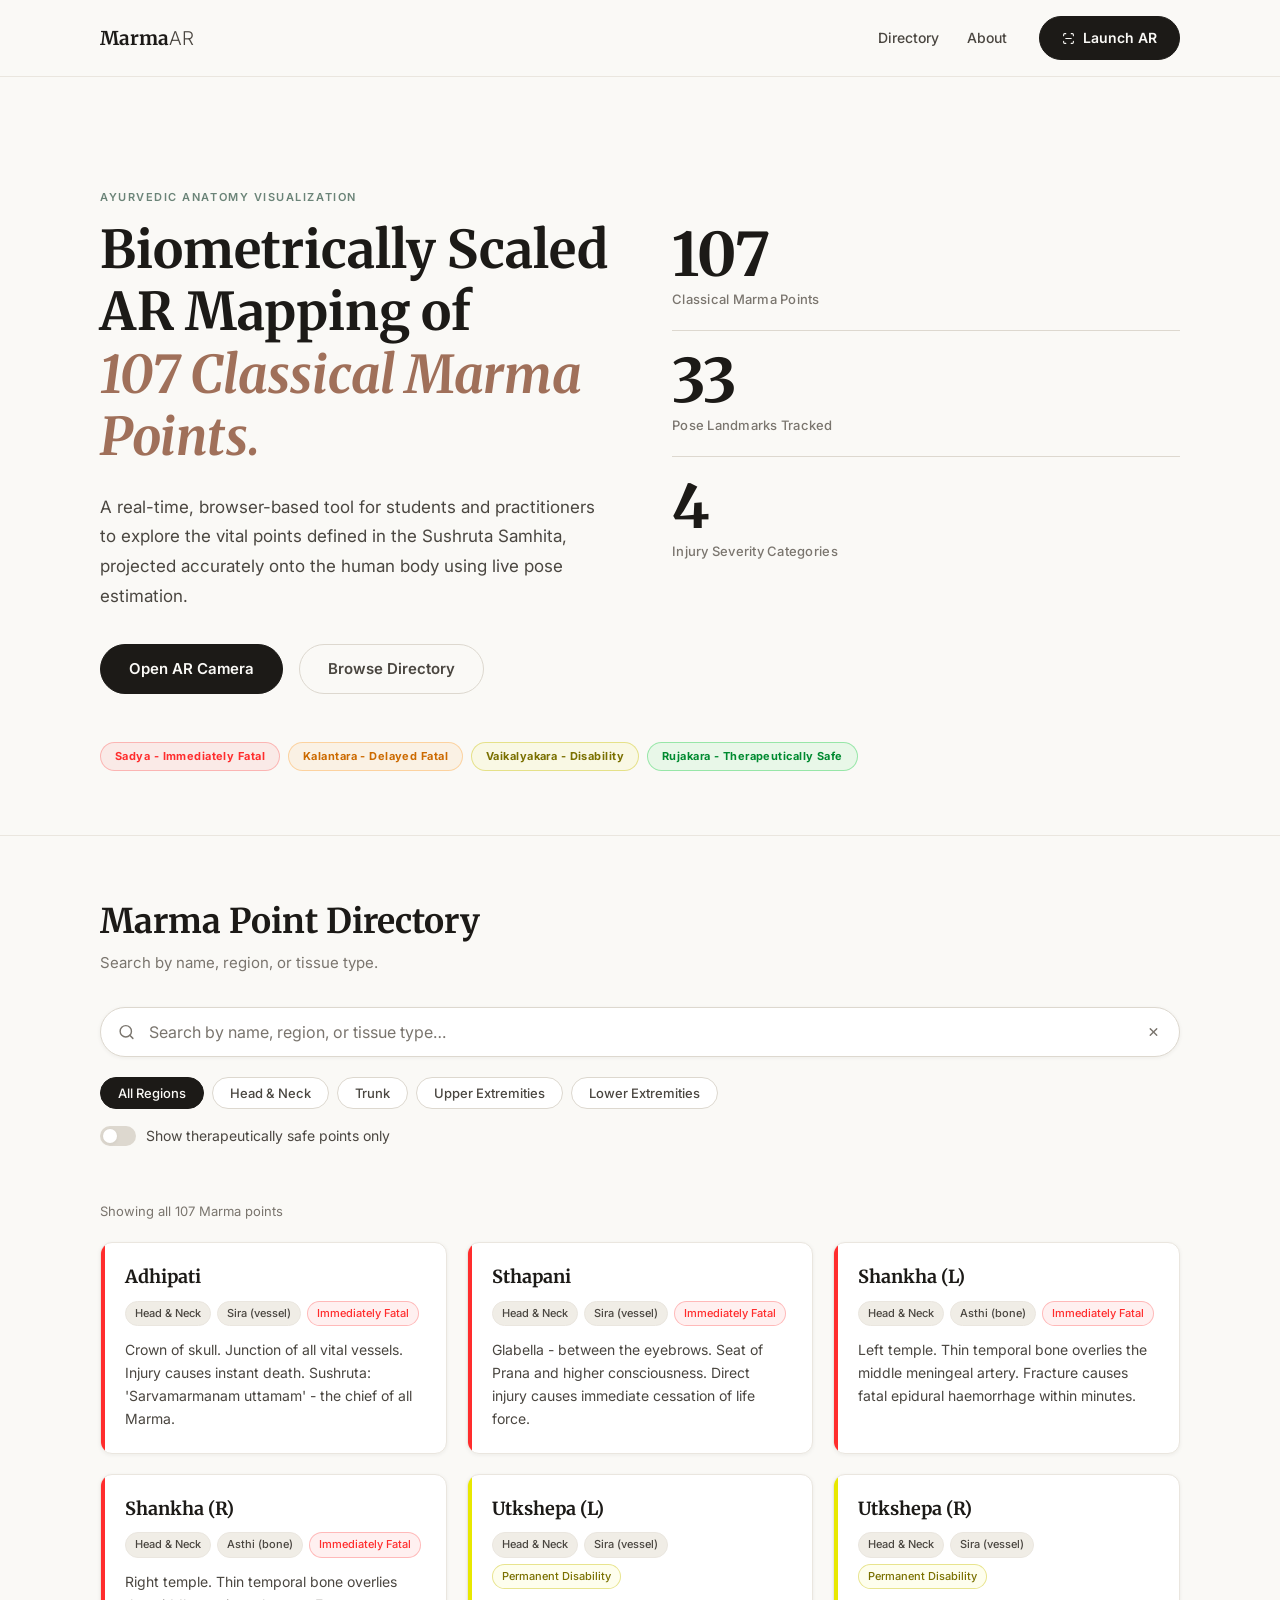
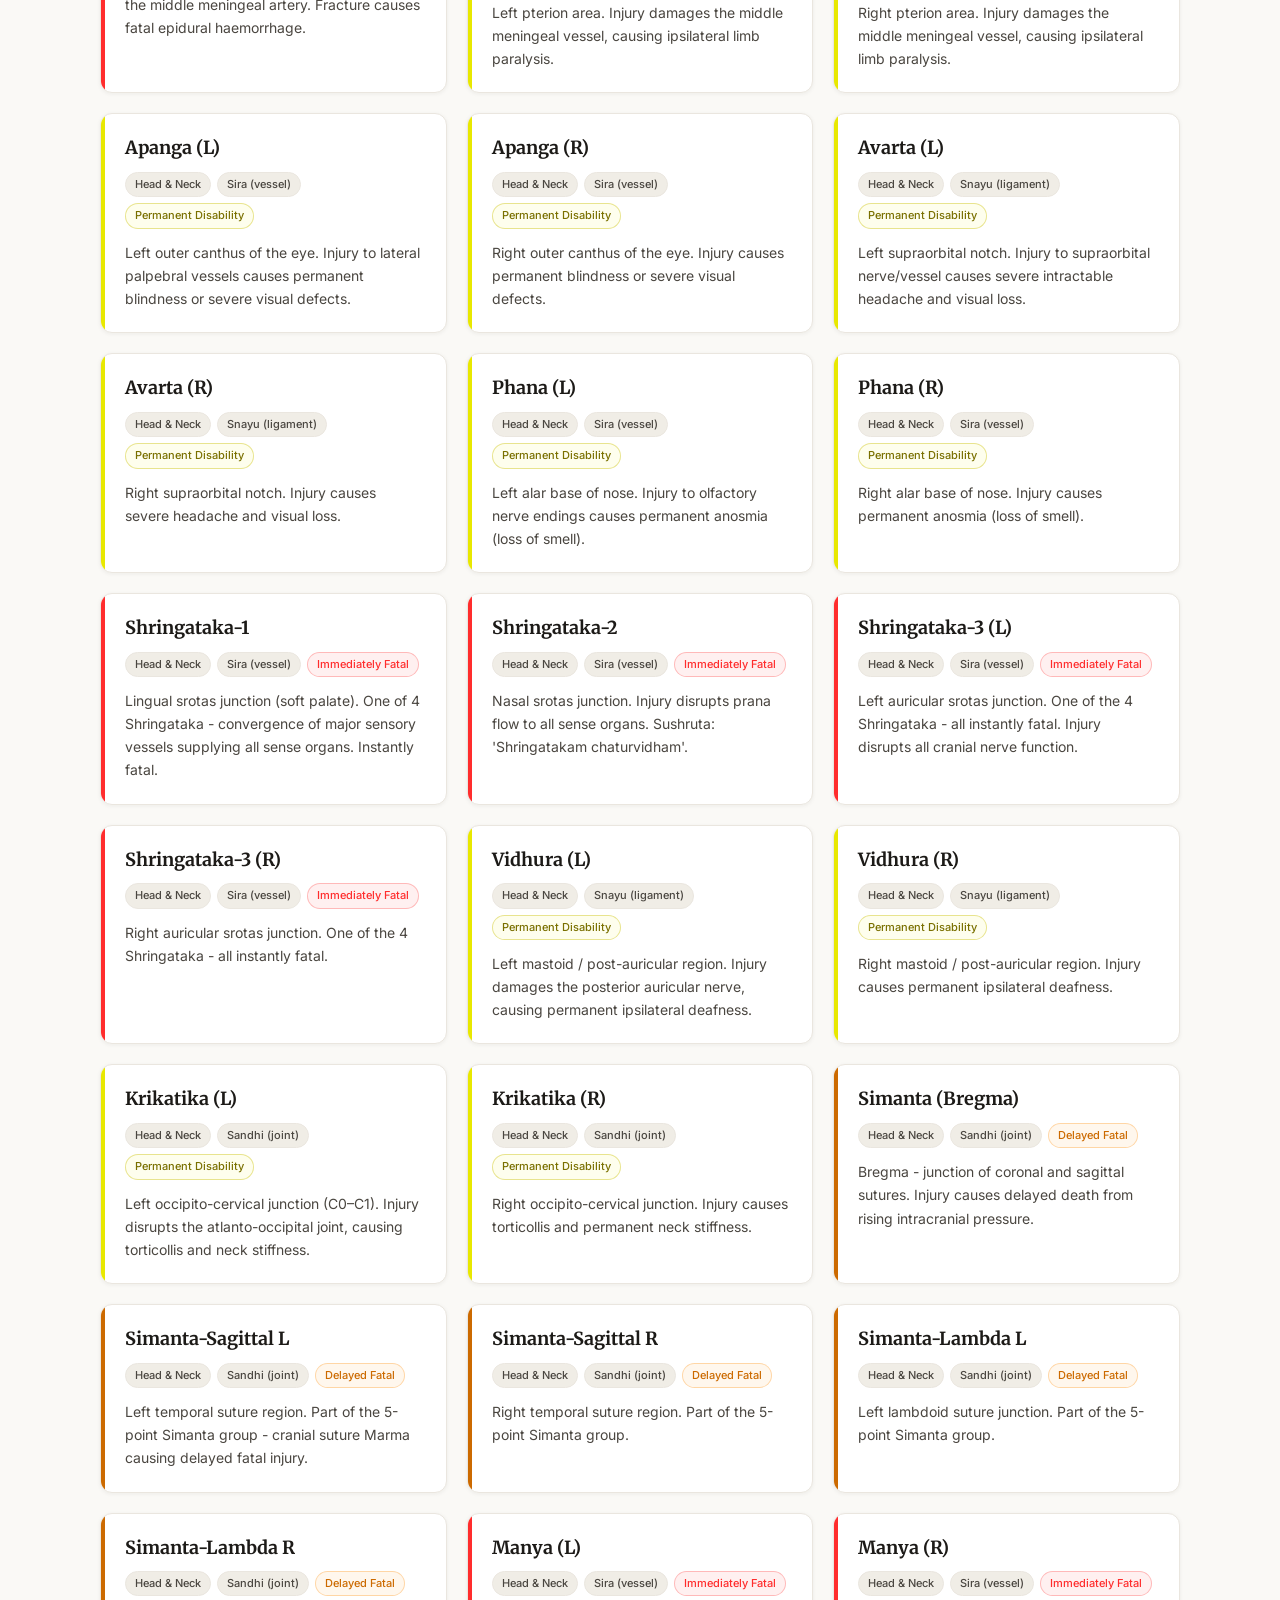
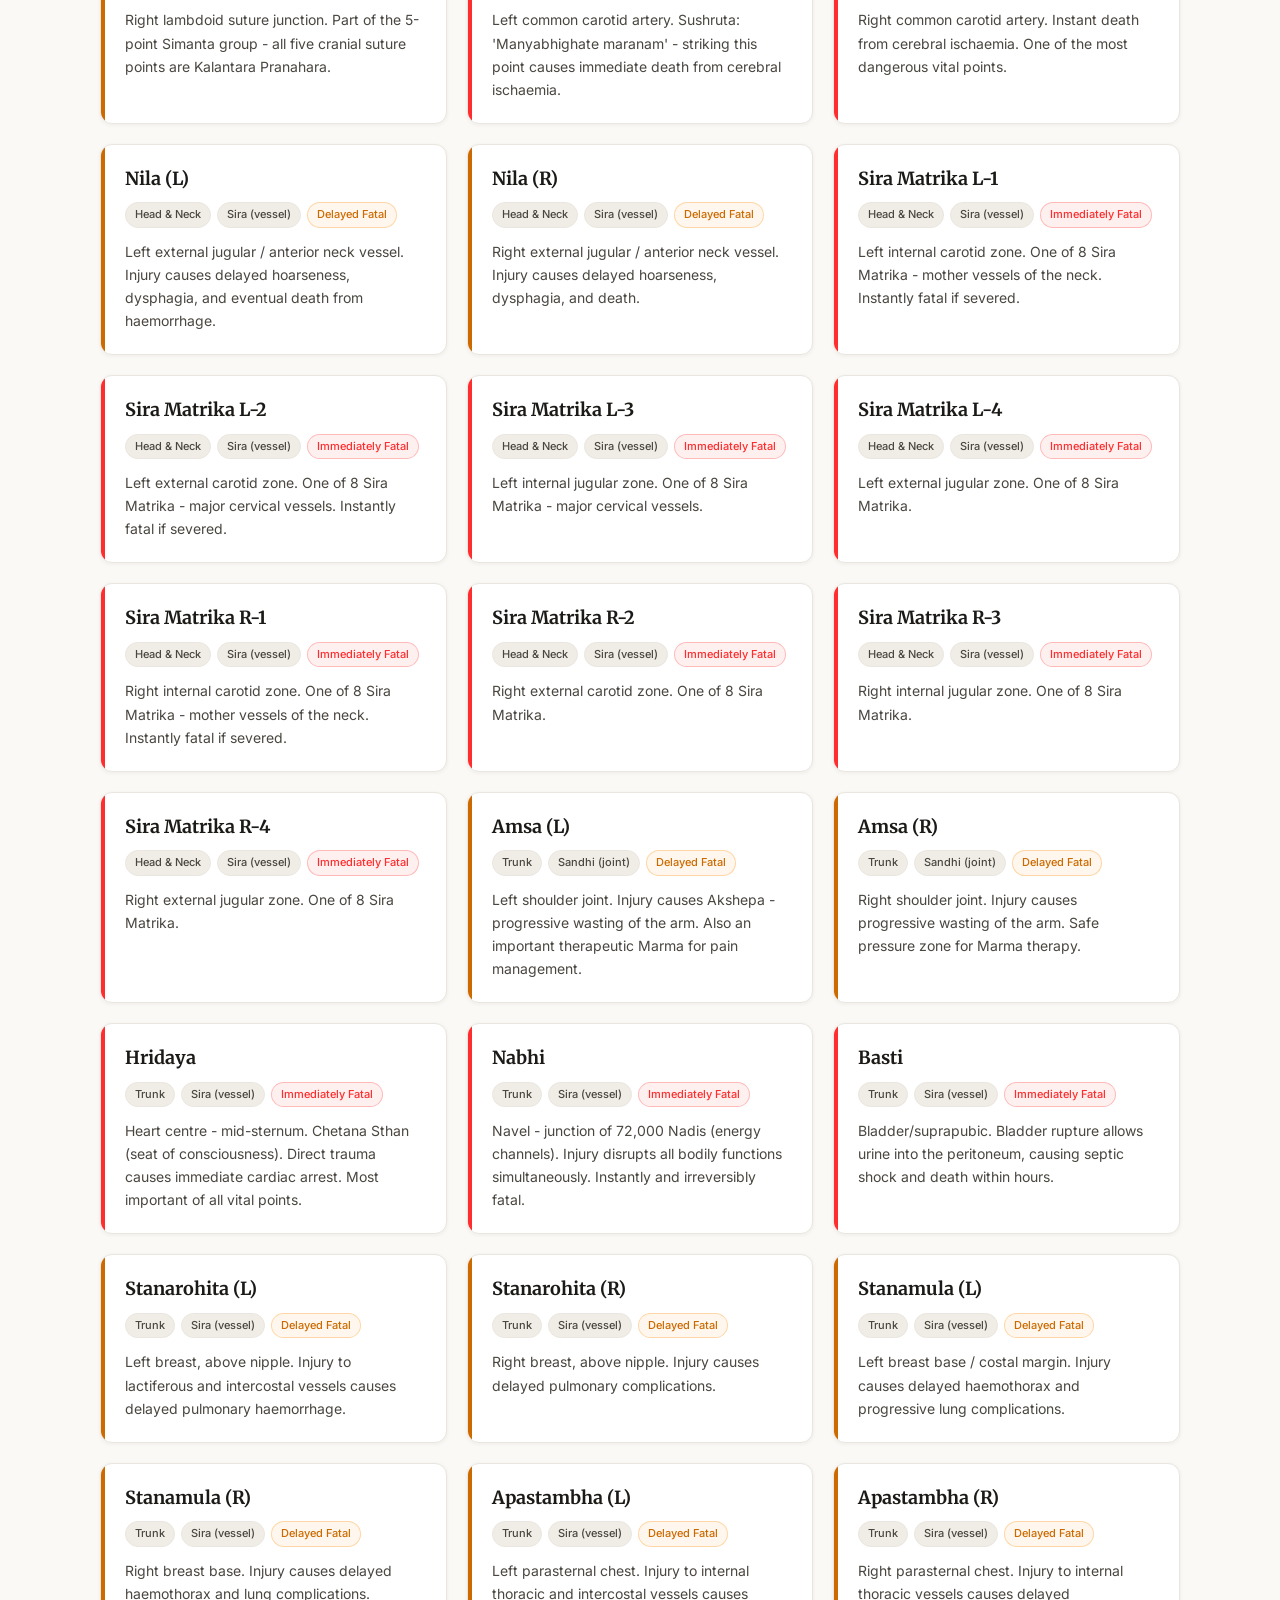
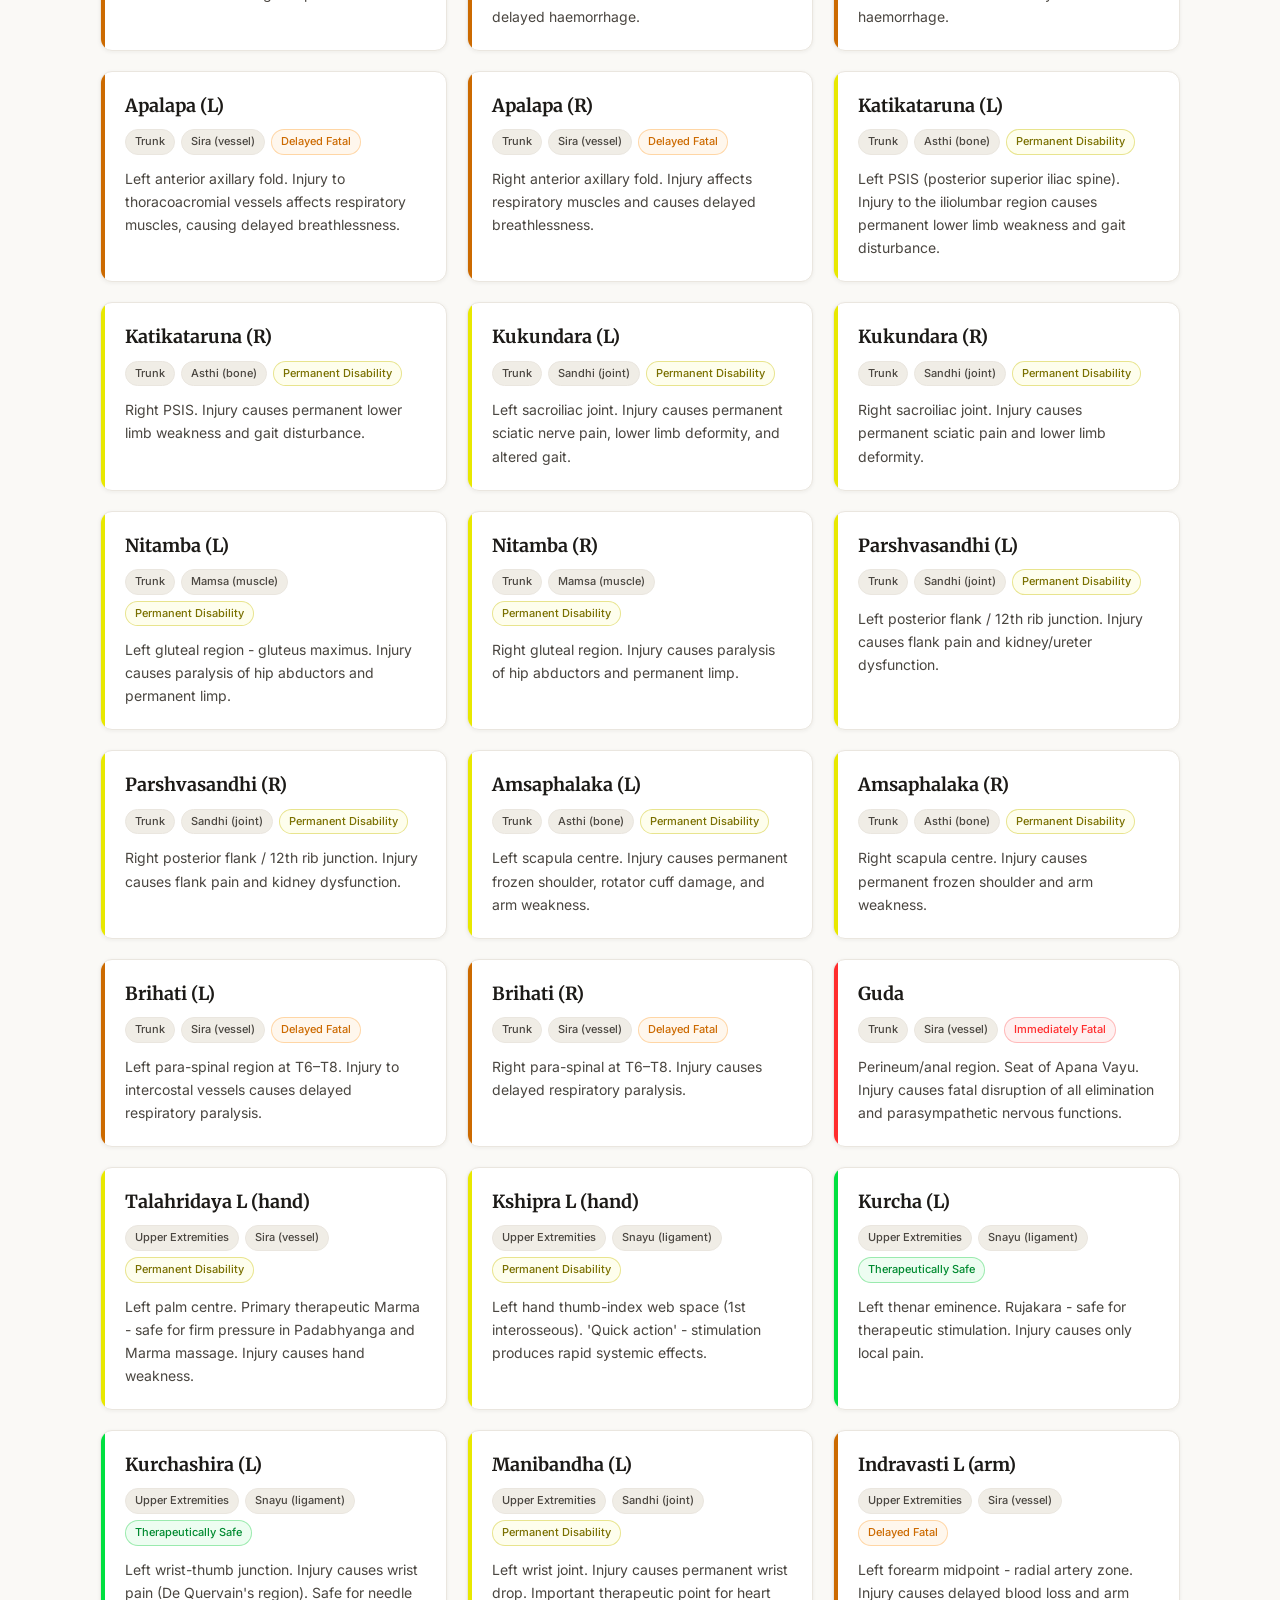
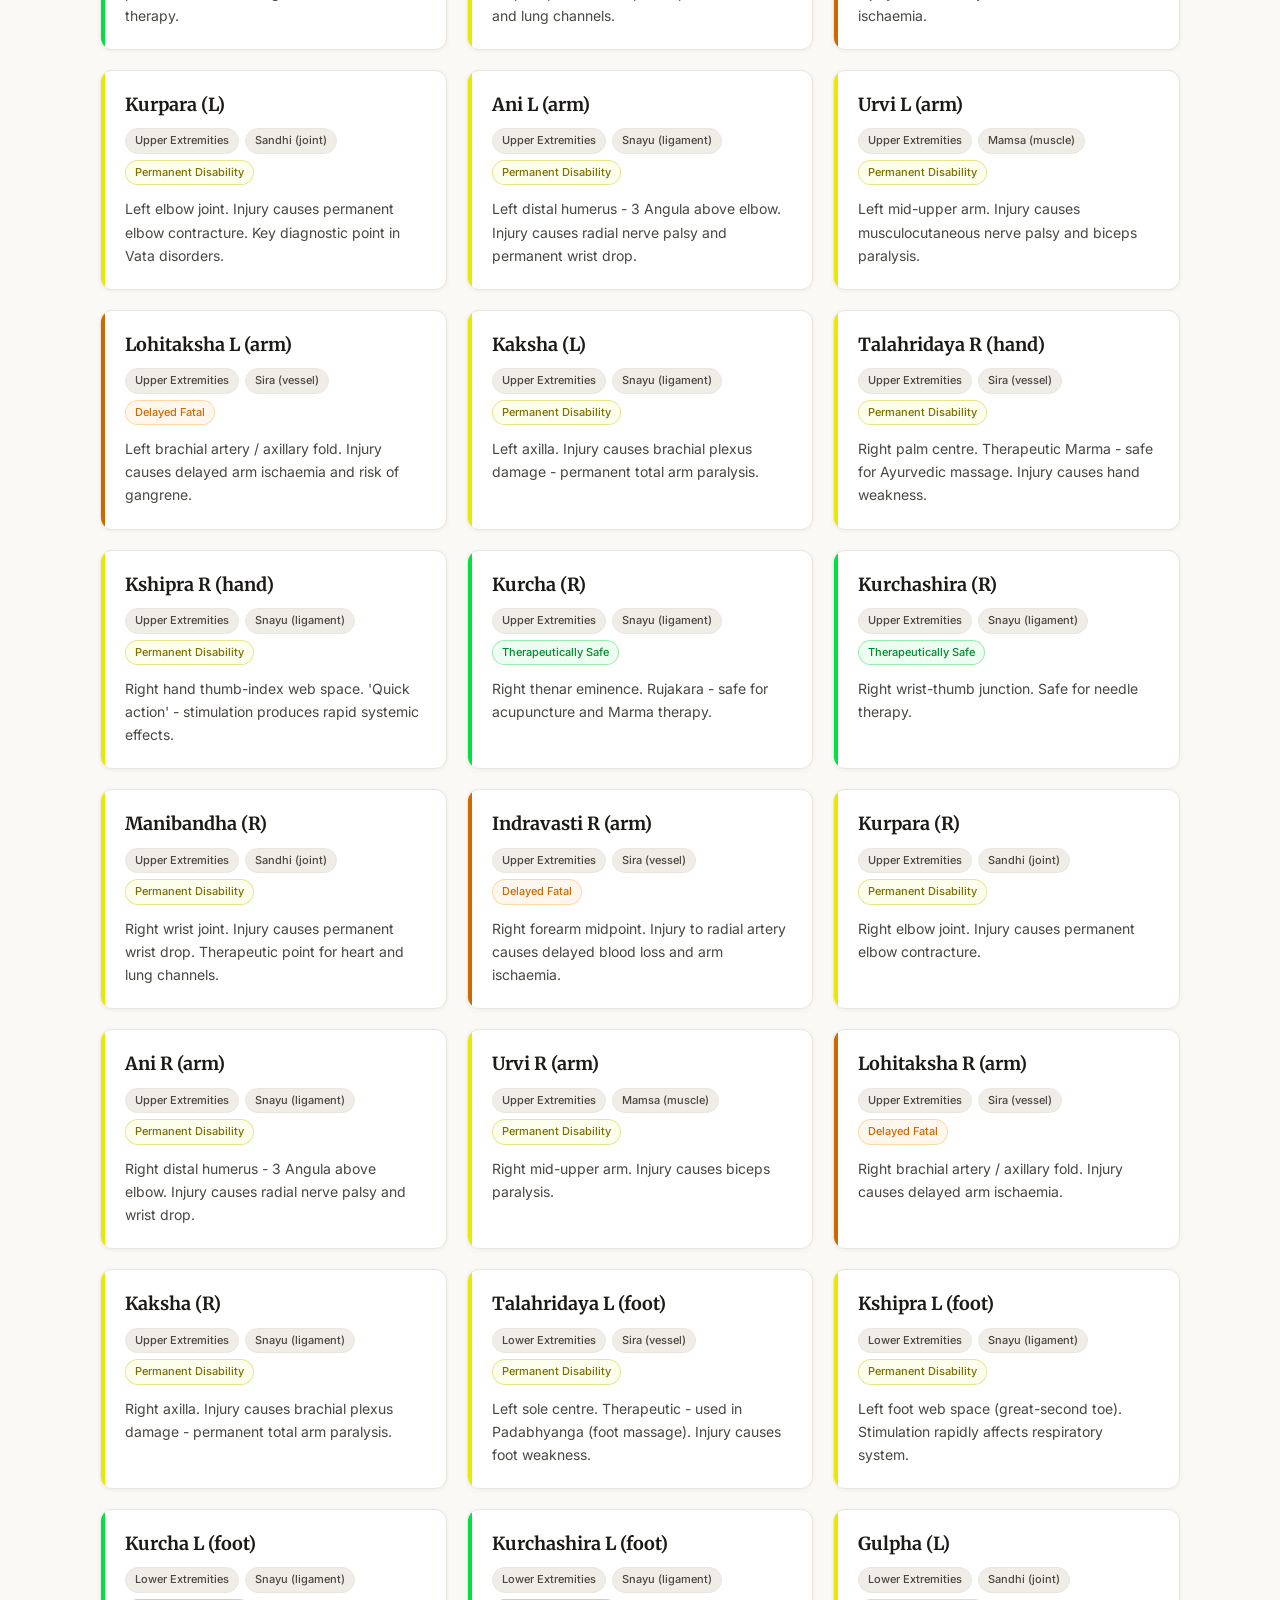
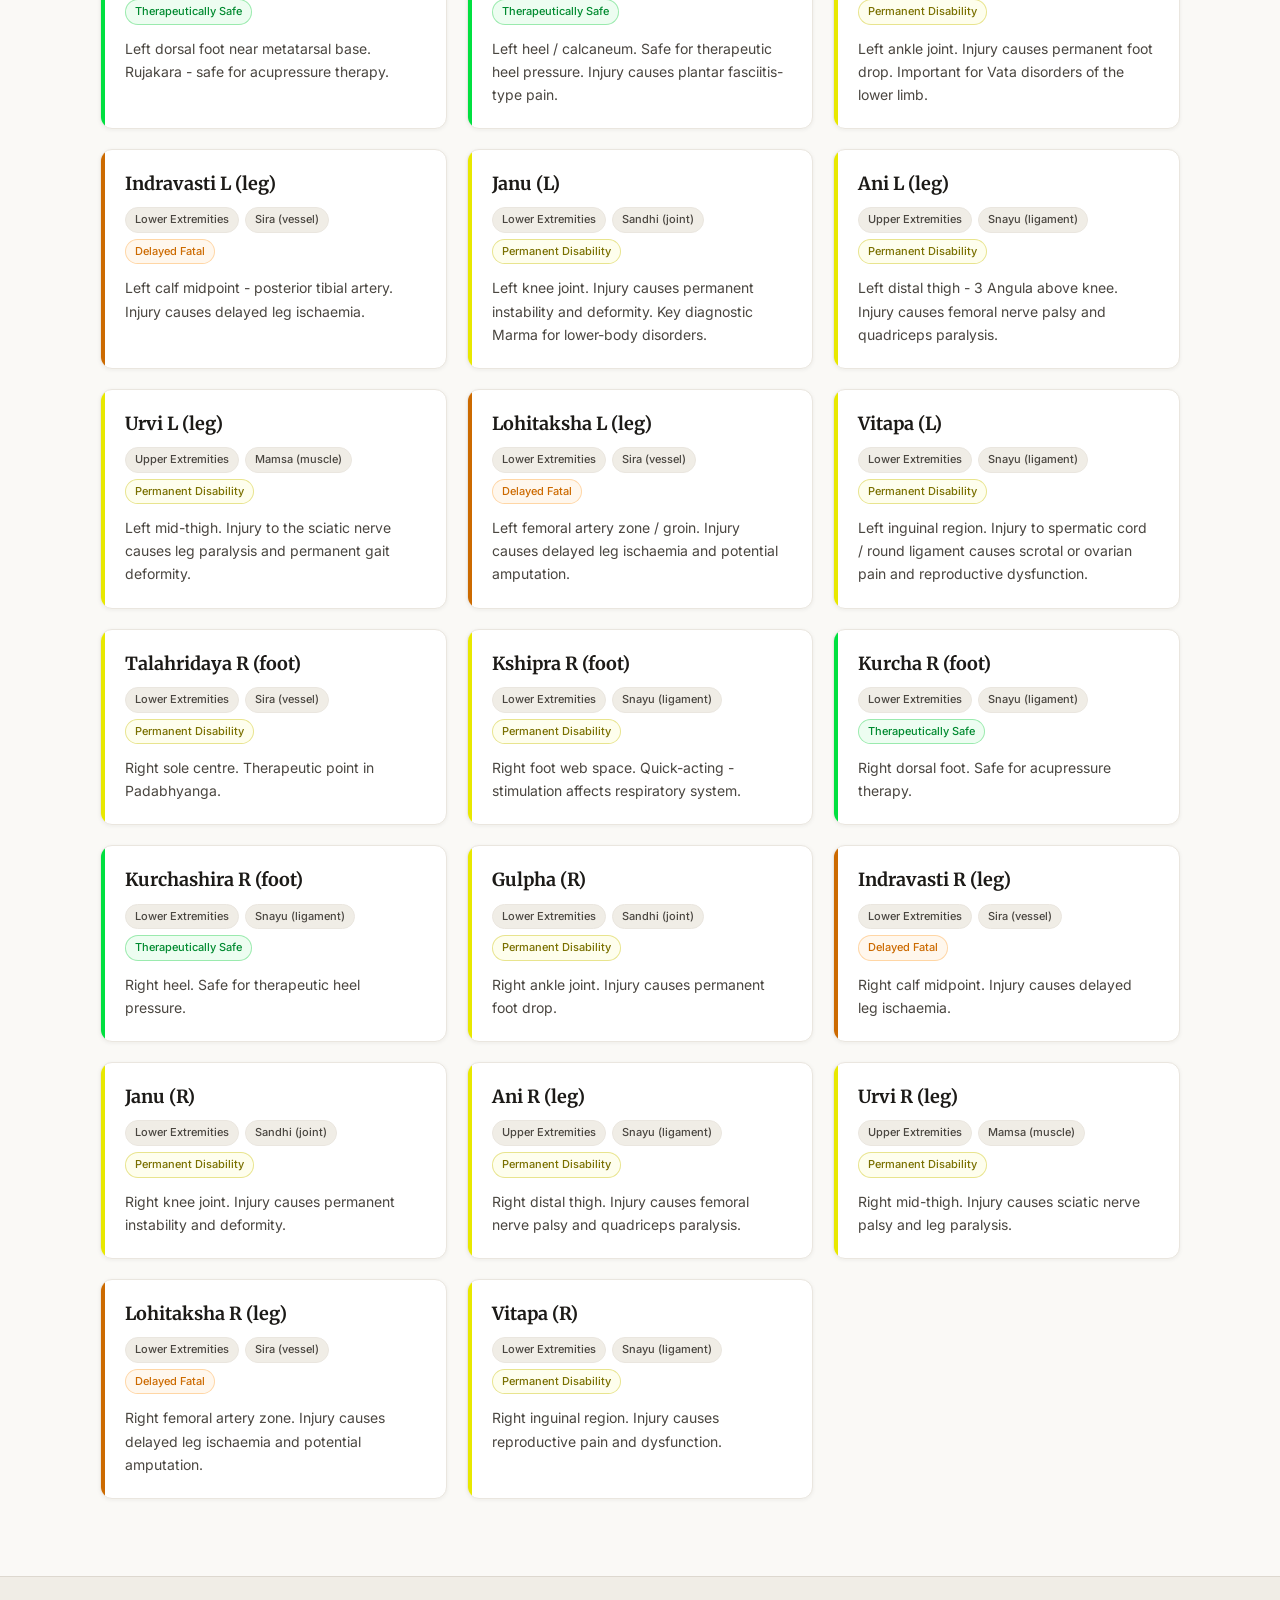
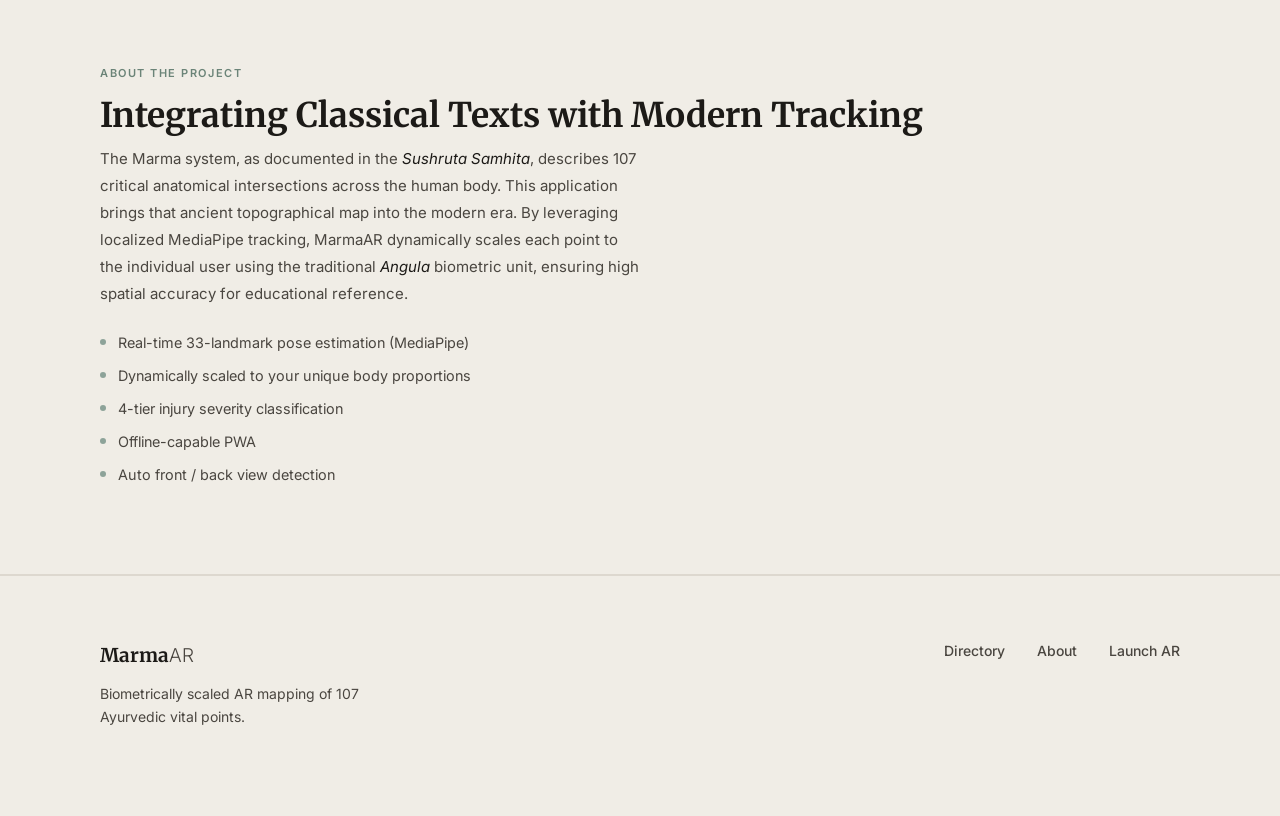
<file: index.html>
<!DOCTYPE html>
<html lang="en">

<head>
  <meta charset="UTF-8" />
  <meta name="viewport" content="width=device-width, initial-scale=1.0" />
  <meta name="description"
    content="MarmaAR: Biometrically Scaled AR Mapping of 107 Ayurvedic Marma Points with 3D Pose Estimation." />
  <meta name="theme-color" content="#FAF9F6" />
  <meta name="mobile-web-app-capable" content="yes" />
  <meta name="apple-mobile-web-app-capable" content="yes" />
  <meta name="apple-mobile-web-app-title" content="MarmaAR" />
  <title>MarmaAR - Marma Point Directory</title>

  <!-- PWA manifest + icons -->
  <link rel="manifest" href="manifest.json" />
  <link rel="icon" type="image/svg+xml" href="icons/icon.svg" />
  <link rel="icon" type="image/png" sizes="192x192" href="icons/icon-192.png" />
  <link rel="apple-touch-icon" sizes="152x152" href="icons/icon-152.png" />
  <link rel="apple-touch-icon" sizes="192x192" href="icons/icon-192.png" />
  <link rel="apple-touch-icon" sizes="512x512" href="icons/icon-512.png" />

  <link rel="preconnect" href="https://fonts.googleapis.com" />
  <link
    href="https://fonts.googleapis.com/css2?family=Merriweather:ital,wght@0,400;0,700;1,400&family=Inter:wght@300;400;500;600;700&display=swap"
    rel="stylesheet" />
  <link rel="stylesheet" href="css/style.css" />
</head>

<body>

  <!-- ── NAVIGATION ─────────────────────────────────────────── -->
  <header class="site-header" role="banner">
    <nav class="nav-inner" aria-label="Primary navigation">
      <a href="index.html" class="logo" aria-label="MarmaAR home">
        <span class="logo-serif">Marma</span><span class="logo-sans">AR</span>
      </a>
      <ul class="nav-links" role="list">
        <li><a href="#directory" class="nav-link">Directory</a></li>
        <li><a href="#about" class="nav-link">About</a></li>
      </ul>
      <a href="ar.html" class="btn btn-primary" id="nav-launch-btn">
        <svg width="13" height="13" viewBox="0 0 24 24" fill="none" stroke="currentColor" stroke-width="2"
          stroke-linecap="round" stroke-linejoin="round" aria-hidden="true">
          <!-- Lucide `scan` icon -->
          <path d="M3 7V5a2 2 0 0 1 2-2h2" />
          <path d="M17 3h2a2 2 0 0 1 2 2v2" />
          <path d="M21 17v2a2 2 0 0 1-2 2h-2" />
          <path d="M7 21H5a2 2 0 0 1-2-2v-2" />
          <line x1="7" y1="12" x2="17" y2="12" />
        </svg>
        Launch AR
      </a>
      <button class="hamburger" id="hamburger-btn" aria-label="Toggle menu" aria-expanded="false">
        <span></span><span></span><span></span>
      </button>
    </nav>
    <div class="mobile-nav" id="mobile-nav" aria-hidden="true">
      <a href="#directory" class="mobile-nav-link">Directory</a>
      <a href="#about" class="mobile-nav-link">About</a>
      <a href="ar.html" class="btn btn-primary mobile-cta">Launch AR</a>
    </div>
  </header>


  <!-- ── HERO ───────────────────────────────────────────────── -->
  <section class="hero" aria-label="Introduction">
    <div class="container">
      <div class="hero-grid">

        <div class="hero-left">
          <p class="super-label">Ayurvedic Anatomy Visualization</p>
          <h1 class="hero-heading">
            Biometrically Scaled AR Mapping of<br />
            <em>107 Classical Marma Points.</em>
          </h1>
          <p class="hero-sub">
            A real-time, browser-based tool for students and practitioners to explore the vital points defined in the
            Sushruta Samhita, projected accurately onto the human body using live pose estimation.
          </p>
          <div class="hero-actions">
            <a href="ar.html" class="btn btn-primary btn-lg">Open AR Camera</a>
            <a href="#directory" class="btn btn-ghost btn-lg">Browse Directory</a>
          </div>
        </div>

        <div class="hero-right" aria-label="Key statistics">
          <div class="stat-block">
            <span class="stat-number">107</span>
            <span class="stat-label">Classical Marma Points</span>
          </div>
          <div class="stat-divider"></div>
          <div class="stat-block">
            <span class="stat-number">33</span>
            <span class="stat-label">Pose Landmarks Tracked</span>
          </div>
          <div class="stat-divider"></div>
          <div class="stat-block">
            <span class="stat-number">4</span>
            <span class="stat-label">Injury Severity Categories</span>
          </div>
        </div>

      </div>

      <!-- Risk category legend -->
      <div class="hero-risk-bar">
        <span class="risk-pill risk-sadya">Sadya - Immediately Fatal</span>
        <span class="risk-pill risk-kalantara">Kalantara - Delayed Fatal</span>
        <span class="risk-pill risk-vaikalya">Vaikalyakara - Disability</span>
        <span class="risk-pill risk-rujak">Rujakara - Therapeutically Safe</span>
      </div>
    </div>
  </section>


  <!-- ── SEARCH & FILTERS ────────────────────────────────────── -->
  <section class="search-section" id="directory" aria-label="Search and filter">
    <div class="container">

      <div class="section-header">
        <h2 class="section-heading">Marma Point Directory</h2>
        <p class="section-sub">Search by name, region, or tissue type.</p>
      </div>

      <div class="search-wrapper" role="search">
        <label for="marma-search" class="sr-only">Search Marma points</label>
        <span class="search-icon" aria-hidden="true">
          <svg width="17" height="17" viewBox="0 0 24 24" fill="none" stroke="currentColor" stroke-width="2"
            stroke-linecap="round" stroke-linejoin="round">
            <circle cx="11" cy="11" r="8" />
            <line x1="21" y1="21" x2="16.65" y2="16.65" />
          </svg>
        </span>
        <input type="search" id="marma-search" class="search-input"
          placeholder="Search by name, region, or tissue type…" autocomplete="off" spellcheck="false" />
        <button class="search-clear" id="search-clear-btn" aria-label="Clear search" hidden>
          <svg width="13" height="13" viewBox="0 0 24 24" fill="none" stroke="currentColor" stroke-width="2.5"
            stroke-linecap="round" stroke-linejoin="round">
            <line x1="18" y1="6" x2="6" y2="18" />
            <line x1="6" y1="6" x2="18" y2="18" />
          </svg>
        </button>
      </div>

      <div class="filter-bar" role="group" aria-label="Filter by body region">
        <button class="filter-pill active" data-region="all" id="filter-all" aria-pressed="true">All Regions</button>
        <button class="filter-pill" data-region="Head &amp; Neck" id="filter-head" aria-pressed="false">Head &amp;
          Neck</button>
        <button class="filter-pill" data-region="Trunk" id="filter-trunk" aria-pressed="false">Trunk</button>
        <button class="filter-pill" data-region="Upper Extremities" id="filter-upper" aria-pressed="false">Upper
          Extremities</button>
        <button class="filter-pill" data-region="Lower Extremities" id="filter-lower" aria-pressed="false">Lower
          Extremities</button>
      </div>

      <div class="safety-filter" role="group">
        <label class="safety-toggle" for="safe-only-toggle">
          <input type="checkbox" id="safe-only-toggle" />
          <span class="safety-toggle-track" aria-hidden="true"></span>
          Show therapeutically safe points only
        </label>
      </div>

    </div>
  </section>


  <!-- ── CARD GRID ───────────────────────────────────────────── -->
  <main class="directory-section" aria-label="Marma point cards">
    <div class="container">
      <p class="results-count" id="results-count" aria-live="polite" aria-atomic="true">
        Loading points…
      </p>
      <div class="card-grid" id="card-grid" role="list"></div>
      <div class="empty-state" id="empty-state" hidden aria-live="polite">
        <svg width="36" height="36" viewBox="0 0 24 24" fill="none" stroke="currentColor" stroke-width="1.5"
          stroke-linecap="round" stroke-linejoin="round" aria-hidden="true">
          <circle cx="11" cy="11" r="8" />
          <line x1="21" y1="21" x2="16.65" y2="16.65" />
          <line x1="8" y1="8" x2="14" y2="14" />
          <line x1="14" y1="8" x2="8" y2="14" />
        </svg>
        <p class="empty-title">No points match your search</p>
        <p class="empty-sub">Try a different name, region, or tissue type.</p>
        <button class="btn btn-ghost" id="reset-btn">Clear Filters</button>
      </div>
    </div>
  </main>


  <!-- ── ABOUT (minimal) ────────────────────────────────────── -->
  <section class="about-section" id="about" aria-label="About">
    <div class="container">
      <p class="super-label">About the Project</p>
      <h2 class="section-heading">Integrating Classical Texts with Modern Tracking</h2>
      <p class="about-body">
        The Marma system, as documented in the <em>Sushruta Samhita</em>, describes 107 critical anatomical
        intersections across the human body. This application brings that ancient topographical map into the modern era.
        By leveraging localized MediaPipe tracking, MarmaAR dynamically scales each point to the individual user using
        the traditional <em>Angula</em> biometric unit, ensuring high spatial accuracy for educational reference.
      </p>
      <ul class="feature-list" role="list">
        <li class="feature-item"><span class="feature-dot"></span>Real-time 33-landmark pose estimation (MediaPipe)</li>
        <li class="feature-item"><span class="feature-dot"></span>Dynamically scaled to your unique body proportions
        </li>
        <li class="feature-item"><span class="feature-dot"></span>4-tier injury severity classification</li>
        <li class="feature-item"><span class="feature-dot"></span>Offline-capable PWA</li>
        <li class="feature-item"><span class="feature-dot"></span>Auto front / back view detection</li>
      </ul>
    </div>
  </section>


  <footer class="site-footer" role="contentinfo">
    <div class="container">
      <div class="footer-grid">
        <div class="footer-brand">
          <a href="index.html" class="logo" aria-label="MarmaAR home">
            <span class="logo-serif">Marma</span><span class="logo-sans">AR</span>
          </a>
          <p class="footer-tagline">Biometrically scaled AR mapping of 107 Ayurvedic vital points.</p>
        </div>
        <div class="footer-links">
          <a href="#directory" class="nav-link">Directory</a>
          <a href="#about" class="nav-link">About</a>
          <a href="ar.html" class="nav-link">Launch AR</a>
        </div>
      </div>

    </div>
  </footer>

  <script type="module" src="js/main.js"></script>
</body>

</html>
</file>
<file: css/style.css>
/* ═══════════════════════════════════════════════════════════════
   style.css - MarmaAR Home Page
   Design System: Organic Medical / Editorial Journal aesthetic
   Palette: Off-white #FAF9F6 | Sage #8DA399 | Terracotta #C28F79
   Fonts: Merriweather (headings) | Inter (body)
   ═══════════════════════════════════════════════════════════════ */

/* ── Design Tokens ─────────────────────────────────────────── */
:root {
  --cream: #FAF9F6;
  --cream-dark: #F0EDE6;
  --sage: #8DA399;
  --sage-dark: #6B8478;
  --terra: #C28F79;
  --terra-dark: #A0705A;
  --ink: #1C1A17;
  --ink-muted: #4A4640;
  --ink-light: #7A756E;
  --border: #DDD8CF;
  --border-soft: #EAE6DF;

  /* Category colours - exact match with camera overlay (marma-data.js COLORS) */
  --sadya-color: #ff2d2d;
  /* exact AR canvas red   */
  --sadya-bg: rgba(255, 45, 45, 0.07);
  --sadya-border: rgba(255, 45, 45, 0.28);
  --kalantara-color: #cc6a00;
  /* darkened for legibility on cream */
  --kalantara-bright: #ff8c00;
  /* exact AR canvas orange for stripes */
  --kalantara-bg: rgba(255, 140, 0, 0.07);
  --kalantara-border: rgba(255, 140, 0, 0.30);
  --vaikalya-color: #7a7000;
  /* darkened yellow - legible on white */
  --vaikalya-bright: #e8e800;
  /* exact AR canvas yellow for stripes */
  --vaikalya-bg: rgba(232, 232, 0, 0.07);
  --vaikalya-border: rgba(200, 190, 0, 0.40);
  --rujak-color: #008a30;
  /* darkened for legibility on cream */
  --rujak-bright: #00e040;
  /* exact AR canvas green for stripes */
  --rujak-bg: rgba(0, 224, 64, 0.07);
  --rujak-border: rgba(0, 200, 50, 0.35);

  --radius-sm: 6px;
  --radius-md: 12px;
  --radius-lg: 20px;
  --radius-pill: 999px;

  --shadow-sm: 0 1px 4px rgba(28, 26, 23, 0.06);
  --shadow-md: 0 4px 16px rgba(28, 26, 23, 0.08);
  --shadow-lg: 0 8px 32px rgba(28, 26, 23, 0.10);

  --transition: 0.2s ease;
  --font-serif: 'Merriweather', Georgia, serif;
  --font-sans: 'Inter', system-ui, sans-serif;
}

/* ── Reset ─────────────────────────────────────────────────── */
*,
*::before,
*::after {
  box-sizing: border-box;
  margin: 0;
  padding: 0;
}

html {
  scroll-behavior: smooth;
}

body {
  font-family: var(--font-sans);
  background: var(--cream);
  color: var(--ink);
  line-height: 1.6;
  -webkit-font-smoothing: antialiased;
}

/* Screen-reader only utility */
.sr-only {
  position: absolute;
  width: 1px;
  height: 1px;
  padding: 0;
  margin: -1px;
  overflow: hidden;
  clip: rect(0, 0, 0, 0);
  white-space: nowrap;
  border: 0;
}

/* ── Container ─────────────────────────────────────────────── */
.container {
  max-width: 1160px;
  margin-inline: auto;
  padding-inline: clamp(1.25rem, 4vw, 2.5rem);
}

/* ── Typography ────────────────────────────────────────────── */
.super-label {
  font-family: var(--font-sans);
  font-size: 0.6875rem;
  font-weight: 600;
  letter-spacing: 0.14em;
  text-transform: uppercase;
  color: var(--sage-dark);
  margin-bottom: 0.75rem;
}

.hero-heading {
  font-family: var(--font-serif);
  font-size: clamp(2rem, 4.5vw, 3.25rem);
  font-weight: 700;
  line-height: 1.2;
  color: var(--ink);
  margin-bottom: 1.5rem;
}

.hero-heading em {
  font-style: italic;
  color: var(--terra-dark);
}

.hero-sub {
  font-size: 1.0625rem;
  color: var(--ink-muted);
  line-height: 1.75;
  max-width: 52ch;
  margin-bottom: 2rem;
}

.section-heading {
  font-family: var(--font-serif);
  font-size: clamp(1.5rem, 3vw, 2.125rem);
  font-weight: 700;
  line-height: 1.25;
  color: var(--ink);
  margin-bottom: 0.5rem;
}

.section-sub {
  font-size: 0.9375rem;
  color: var(--ink-light);
}

/* ── Buttons ───────────────────────────────────────────────── */
.btn {
  display: inline-flex;
  align-items: center;
  gap: 0.5rem;
  font-family: var(--font-sans);
  font-size: 0.875rem;
  font-weight: 600;
  padding: 0.625rem 1.375rem;
  border-radius: var(--radius-pill);
  border: 1.5px solid transparent;
  cursor: pointer;
  text-decoration: none;
  transition: background var(--transition), color var(--transition),
    border-color var(--transition), box-shadow var(--transition),
    transform var(--transition);
  white-space: nowrap;
}

.btn:active {
  transform: scale(0.97);
}

.btn-primary {
  background: var(--ink);
  color: var(--cream);
  border-color: var(--ink);
}

.btn-primary:hover {
  background: var(--ink-muted);
  border-color: var(--ink-muted);
}

.btn-ghost {
  background: transparent;
  color: var(--ink-muted);
  border-color: var(--border);
}

.btn-ghost:hover {
  background: var(--cream-dark);
  border-color: var(--ink-light);
}

.btn-lg {
  font-size: 0.9375rem;
  padding: 0.75rem 1.75rem;
}

.btn-icon svg {
  flex-shrink: 0;
}

/* ── HEADER / NAV ──────────────────────────────────────────── */
.site-header {
  position: sticky;
  top: 0;
  z-index: 100;
  background: var(--cream);
  border-bottom: 1px solid var(--border-soft);
}

.nav-inner {
  display: flex;
  align-items: center;
  gap: 2rem;
  padding-block: 1rem;
  max-width: 1160px;
  margin-inline: auto;
  padding-inline: clamp(1.25rem, 4vw, 2.5rem);
}

.logo {
  font-size: 1.1875rem;
  text-decoration: none;
  flex-shrink: 0;
}

.logo-serif {
  font-family: var(--font-serif);
  font-weight: 700;
  color: var(--ink);
}

.logo-sans {
  font-family: var(--font-sans);
  font-weight: 300;
  color: var(--ink-muted);
}

.nav-links {
  display: flex;
  gap: 1.75rem;
  list-style: none;
  margin-left: auto;
}

.nav-link {
  font-size: 0.875rem;
  font-weight: 500;
  color: var(--ink-muted);
  text-decoration: none;
  transition: color var(--transition);
}

.nav-link:hover {
  color: var(--ink);
}

.hamburger {
  display: none;
  flex-direction: column;
  gap: 5px;
  background: none;
  border: none;
  cursor: pointer;
  padding: 4px;
  margin-left: auto;
}

.hamburger span {
  display: block;
  width: 22px;
  height: 2px;
  background: var(--ink);
  border-radius: 2px;
  transition: transform var(--transition), opacity var(--transition);
}

/* Mobile nav */
.mobile-nav {
  display: none;
  flex-direction: column;
  gap: 0;
  border-top: 1px solid var(--border-soft);
  background: var(--cream);
}

.mobile-nav.open {
  display: flex;
}

.mobile-nav-link {
  padding: 0.875rem clamp(1.25rem, 4vw, 2.5rem);
  font-size: 0.9375rem;
  font-weight: 500;
  color: var(--ink-muted);
  text-decoration: none;
  border-bottom: 1px solid var(--border-soft);
  transition: background var(--transition);
}

.mobile-nav-link:hover {
  background: var(--cream-dark);
}

.mobile-cta {
  margin: 1rem clamp(1.25rem, 4vw, 2.5rem);
  justify-content: center;
}

/* ── HERO ──────────────────────────────────────────────────── */
.hero {
  padding-block: clamp(4rem, 10vw, 7rem) clamp(2.5rem, 6vw, 4rem);
  border-bottom: 1px solid var(--border-soft);
}

.hero-grid {
  display: grid;
  grid-template-columns: 1fr 1fr;
  gap: clamp(2rem, 5vw, 5rem);
  align-items: start;
  margin-bottom: 3rem;
}

.hero-actions {
  display: flex;
  gap: 1rem;
  flex-wrap: wrap;
}

/* Stats column */
.hero-right {
  padding-top: 1rem;
}

.stat-block {
  padding-block: 1.25rem;
}

.stat-number {
  display: block;
  font-family: var(--font-serif);
  font-size: clamp(2.5rem, 5vw, 3.75rem);
  font-weight: 700;
  color: var(--ink);
  line-height: 1;
}

.stat-label {
  display: block;
  font-size: 0.8125rem;
  color: var(--ink-light);
  margin-top: 0.25rem;
  font-weight: 500;
  letter-spacing: 0.02em;
}

.stat-divider {
  height: 1px;
  background: var(--border);
}

.credential-strip {
  margin-top: 1.5rem;
  padding: 1rem 1.25rem;
  background: var(--cream-dark);
  border-left: 3px solid var(--sage);
  border-radius: 0 var(--radius-sm) var(--radius-sm) 0;
}

.credential-text {
  font-size: 0.8125rem;
  color: var(--ink-muted);
  line-height: 1.7;
}

.credential-text em {
  color: var(--ink);
  font-style: italic;
}

/* Risk bar */
.hero-risk-bar {
  display: flex;
  flex-wrap: wrap;
  gap: 0.5rem;
}

.risk-pill {
  font-size: 0.6875rem;
  font-weight: 600;
  font-family: var(--font-sans);
  letter-spacing: 0.04em;
  padding: 0.3125rem 0.875rem;
  border-radius: var(--radius-pill);
  white-space: nowrap;
}

.risk-sadya {
  background: var(--sadya-bg);
  color: var(--sadya-color);
  border: 1px solid var(--sadya-border);
  font-weight: 700;
}

.risk-kalantara {
  background: var(--kalantara-bg);
  color: var(--kalantara-color);
  border: 1px solid var(--kalantara-border);
  font-weight: 700;
}

.risk-vaikalya {
  background: var(--vaikalya-bg);
  color: var(--vaikalya-color);
  border: 1px solid var(--vaikalya-border);
  font-weight: 700;
}

.risk-rujak {
  background: var(--rujak-bg);
  color: var(--rujak-color);
  border: 1px solid var(--rujak-border);
  font-weight: 700;
}

/* ── SEARCH SECTION ────────────────────────────────────────── */
.search-section {
  padding-block: clamp(2.5rem, 5vw, 4rem) 1.5rem;
}

.section-header {
  margin-bottom: 2rem;
}

/* Search bar */
.search-wrapper {
  position: relative;
  margin-bottom: 1.25rem;
}

.search-icon {
  position: absolute;
  left: 1.125rem;
  top: 50%;
  transform: translateY(-50%);
  color: var(--ink-light);
  pointer-events: none;
  display: flex;
}

.search-input {
  width: 100%;
  font-family: var(--font-sans);
  font-size: 1rem;
  color: var(--ink);
  background: #fff;
  border: 1.5px solid var(--border);
  border-radius: var(--radius-pill);
  padding: 0.875rem 2.5rem 0.875rem 3rem;
  outline: none;
  transition: border-color var(--transition), box-shadow var(--transition);
  box-shadow: var(--shadow-sm);
  -webkit-appearance: none;
  appearance: none;
}

.search-input::placeholder {
  color: var(--ink-light);
}

.search-input:focus {
  border-color: var(--sage);
  box-shadow: 0 0 0 3px rgba(141, 163, 153, 0.18);
}

/* Hide browser's default clear icon */
.search-input::-webkit-search-cancel-button {
  display: none;
}

.search-clear {
  position: absolute;
  right: 1rem;
  top: 50%;
  transform: translateY(-50%);
  background: none;
  border: none;
  cursor: pointer;
  color: var(--ink-light);
  display: flex;
  padding: 4px;
  border-radius: 50%;
  transition: background var(--transition), color var(--transition);
}

.search-clear:hover {
  background: var(--cream-dark);
  color: var(--ink);
}

/* Filter pills */
.filter-bar {
  display: flex;
  flex-wrap: wrap;
  gap: 0.5rem;
  margin-bottom: 1rem;
}

.filter-pill {
  font-family: var(--font-sans);
  font-size: 0.8125rem;
  font-weight: 500;
  color: var(--ink-muted);
  background: #fff;
  border: 1.5px solid var(--border);
  border-radius: var(--radius-pill);
  padding: 0.4375rem 1.0625rem;
  cursor: pointer;
  transition: background var(--transition), border-color var(--transition),
    color var(--transition), box-shadow var(--transition);
}

.filter-pill:hover {
  border-color: var(--sage);
  color: var(--ink);
}

.filter-pill.active {
  background: var(--ink);
  border-color: var(--ink);
  color: var(--cream);
}

/* Safety toggle */
.safety-filter {
  margin-top: 0.5rem;
}

.safety-toggle {
  display: inline-flex;
  align-items: center;
  gap: 0.625rem;
  font-size: 0.875rem;
  color: var(--ink-muted);
  cursor: pointer;
  user-select: none;
}

.safety-toggle input {
  position: absolute;
  opacity: 0;
  width: 0;
  height: 0;
}

.safety-toggle-track {
  display: block;
  width: 36px;
  height: 20px;
  background: var(--border);
  border-radius: var(--radius-pill);
  position: relative;
  transition: background var(--transition);
  flex-shrink: 0;
}

.safety-toggle-track::after {
  content: '';
  position: absolute;
  left: 3px;
  top: 3px;
  width: 14px;
  height: 14px;
  background: #fff;
  border-radius: 50%;
  transition: transform var(--transition);
  box-shadow: var(--shadow-sm);
}

.safety-toggle input:checked~.safety-toggle-track {
  background: var(--rujak-color);
}

.safety-toggle input:checked~.safety-toggle-track::after {
  transform: translateX(16px);
}

/* ── DIRECTORY CARD GRID ───────────────────────────────────── */
.directory-section {
  padding-block: 1.5rem clamp(3rem, 6vw, 5rem);
}

.results-count {
  font-size: 0.8125rem;
  color: var(--ink-light);
  margin-bottom: 1.25rem;
}

.card-grid {
  display: grid;
  grid-template-columns: repeat(auto-fill, minmax(300px, 1fr));
  gap: 1.25rem;
}

/* Marma Point Card */
.marma-card {
  background: #fff;
  border: 1px solid var(--border-soft);
  border-radius: var(--radius-md);
  padding: 1.375rem 1.5rem;
  display: flex;
  flex-direction: column;
  gap: 0.75rem;
  box-shadow: var(--shadow-sm);
  transition: box-shadow var(--transition), transform var(--transition),
    border-color var(--transition);
  cursor: pointer;
  text-align: left;
  position: relative;
  overflow: hidden;
}

.marma-card:hover {
  box-shadow: var(--shadow-md);
  transform: translateY(-2px);
  border-color: var(--border);
}

/* Accent left border that matches the category colour */
.marma-card::before {
  content: '';
  position: absolute;
  left: 0;
  top: 0;
  bottom: 0;
  width: 4px;
  border-radius: var(--radius-md) 0 0 var(--radius-md);
}

/* Card left-stripe uses exact camera canvas dot colors */
.marma-card.cat-sadya::before {
  background: var(--sadya-color);
}

/* #ff2d2d */
.marma-card.cat-kalantara::before {
  background: var(--kalantara-color);
}

/* #ff8c00 */
.marma-card.cat-vaikalya::before {
  background: var(--vaikalya-bright);
}

/* #e8e800 */
.marma-card.cat-rujak::before {
  background: var(--rujak-bright);
}

/* #00e040 */

.card-header {
  display: flex;
  justify-content: space-between;
  align-items: flex-start;
  gap: 0.75rem;
}

.card-name {
  font-family: var(--font-serif);
  font-size: 1.125rem;
  font-weight: 700;
  color: var(--ink);
  line-height: 1.3;
}

/* Intervention safety badge */
.safety-badge {
  flex-shrink: 0;
  font-size: 0.625rem;
  font-weight: 700;
  font-family: var(--font-sans);
  letter-spacing: 0.08em;
  text-transform: uppercase;
  padding: 0.25rem 0.625rem;
  border-radius: var(--radius-pill);
  white-space: nowrap;
}

.safety-badge.safe {
  background: var(--rujak-bg);
  color: var(--rujak-color);
  border: 1px solid var(--rujak-border);
}

.safety-badge.danger {
  background: var(--sadya-bg);
  color: var(--sadya-color);
  border: 1px solid var(--sadya-border);
}

.card-meta {
  display: flex;
  flex-wrap: wrap;
  gap: 0.375rem;
}

.meta-tag {
  font-size: 0.6875rem;
  font-weight: 500;
  font-family: var(--font-sans);
  padding: 0.1875rem 0.5625rem;
  border-radius: var(--radius-pill);
  background: var(--cream-dark);
  color: var(--ink-muted);
  border: 1px solid var(--border-soft);
}

/* Category badge in card-meta */
.meta-tag.cat-sadya {
  background: var(--sadya-bg);
  color: var(--sadya-color);
  border-color: var(--sadya-border);
}

.meta-tag.cat-kalantara {
  background: var(--kalantara-bg);
  color: var(--kalantara-color);
  border-color: var(--kalantara-border);
}

.meta-tag.cat-vaikalya {
  background: var(--vaikalya-bg);
  color: var(--vaikalya-color);
  border-color: var(--vaikalya-border);
}

.meta-tag.cat-rujak {
  background: var(--rujak-bg);
  color: var(--rujak-color);
  border-color: var(--rujak-border);
}

/* Safety badge colours match category */
.safety-badge.safe {
  background: var(--rujak-bg);
  color: var(--rujak-color);
  border: 1px solid var(--rujak-border);
}

.safety-badge.danger {
  background: var(--sadya-bg);
  color: var(--sadya-color);
  border: 1px solid var(--sadya-border);
}

.card-desc {
  font-size: 0.875rem;
  color: var(--ink-muted);
  line-height: 1.65;
  flex: 1;
}

.card-footer {
  display: flex;
  justify-content: space-between;
  align-items: center;
  padding-top: 0.625rem;
  border-top: 1px solid var(--border-soft);
}

.card-angula {
  font-size: 0.75rem;
  color: var(--ink-light);
  font-family: var(--font-sans);
}

.card-angula strong {
  color: var(--ink-muted);
}

.card-ar-link {
  font-size: 0.75rem;
  font-weight: 600;
  color: var(--sage-dark);
  text-decoration: none;
  display: inline-flex;
  align-items: center;
  gap: 4px;
  transition: color var(--transition);
}

.card-ar-link:hover {
  color: var(--ink);
}

/* ── EMPTY STATE ───────────────────────────────────────────── */
.empty-state {
  grid-column: 1 / -1;
  text-align: center;
  padding: 4rem 1rem;
  color: var(--ink-light);
}

.empty-state svg {
  margin-bottom: 1rem;
  opacity: 0.35;
}

.empty-title {
  font-family: var(--font-serif);
  font-size: 1.125rem;
  color: var(--ink-muted);
  margin-bottom: 0.375rem;
}

.empty-sub {
  font-size: 0.875rem;
  margin-bottom: 1.5rem;
}

/* ── ABOUT SECTION ─────────────────────────────────────────── */
.about-section {
  padding-block: clamp(3rem, 7vw, 5.5rem);
  background: var(--cream-dark);
  border-top: 1px solid var(--border);
  border-bottom: 1px solid var(--border);
}

.about-grid {
  display: grid;
  grid-template-columns: auto 1fr;
  gap: clamp(2rem, 5vw, 5rem);
  align-items: start;
}

.about-accent-col {
  display: flex;
  flex-direction: column;
  align-items: center;
  line-height: 1;
  padding-top: 0.5rem;
}

.about-accent-number {
  font-family: var(--font-serif);
  font-size: clamp(3rem, 7vw, 5.5rem);
  font-weight: 700;
  color: var(--border);
  line-height: 1;
  letter-spacing: -0.03em;
}

.about-accent-unit {
  font-size: 0.75rem;
  font-weight: 600;
  letter-spacing: 0.14em;
  text-transform: uppercase;
  color: var(--ink-light);
  margin-top: 0.25rem;
}

.about-body {
  font-size: 0.9375rem;
  color: var(--ink-muted);
  line-height: 1.8;
  margin-bottom: 1rem;
  max-width: 60ch;
}

.about-body em {
  color: var(--ink);
  font-style: italic;
}

.feature-list {
  list-style: none;
  margin-top: 1.5rem;
  display: flex;
  flex-direction: column;
  gap: 0.625rem;
}

.feature-item {
  display: flex;
  align-items: center;
  gap: 0.75rem;
  font-size: 0.9rem;
  color: var(--ink-muted);
}

.feature-dot {
  width: 6px;
  height: 6px;
  background: var(--sage);
  border-radius: 50%;
  flex-shrink: 0;
}

/* ── FOOTER ────────────────────────────────────────────────── */
.site-footer {
  padding-block: 4rem 2.5rem;
  border-top: 1px solid var(--border);
  background: var(--cream-dark);
}

.footer-grid {
  display: grid;
  grid-template-columns: 1fr auto;
  gap: 2rem;
  margin-bottom: 3rem;
  align-items: start;
}

.footer-brand {
  max-width: 320px;
}

.footer-tagline {
  font-size: 0.875rem;
  color: var(--ink-muted);
  margin-top: 0.75rem;
  line-height: 1.6;
}

.footer-links {
  display: flex;
  gap: 2rem;
}

.footer-bottom {
  display: flex;
  justify-content: space-between;
  align-items: flex-end;
  gap: 2rem;
  padding-top: 1.5rem;
  border-top: 1px solid var(--border);
}

.footer-disclaimer {
  font-size: 0.8125rem;
  color: var(--ink-light);
  line-height: 1.6;
  max-width: 500px;
}

.footer-disclaimer strong {
  color: var(--terra);
  font-weight: 600;
}

.footer-copy {
  font-size: 0.8125rem;
  color: var(--ink-light);
  text-align: right;
}

/* ── RESPONSIVE ────────────────────────────────────────────── */
@media (max-width: 768px) {

  .nav-links,
  #nav-launch-btn {
    display: none;
  }

  .hamburger {
    display: flex;
  }

  .hero-grid {
    grid-template-columns: 1fr;
  }

  .hero-right {
    display: grid;
    grid-template-columns: repeat(3, 1fr);
    gap: 0;
    border-top: 1px solid var(--border);
    padding-top: 1.5rem;
  }

  .stat-block {
    padding: 0.75rem 1rem;
  }

  .stat-divider {
    display: none;
  }

  .stat-number {
    font-size: 2rem;
  }

  .credential-strip {
    display: none;
  }

  .about-grid {
    grid-template-columns: 1fr;
  }

  .about-accent-col {
    flex-direction: row;
    gap: 0.5rem;
    align-items: baseline;
  }

  .about-accent-number {
    font-size: 3rem;
  }

  .footer-grid {
    grid-template-columns: 1fr;
  }

  .footer-links {
    flex-direction: column;
    gap: 1rem;
  }

  .footer-bottom {
    flex-direction: column;
    align-items: flex-start;
  }

  .footer-copy {
    text-align: left;
  }
}

@media (max-width: 480px) {
  .hero-right {
    grid-template-columns: 1fr;
    border-top: none;
  }

  .stat-block {
    border-bottom: 1px solid var(--border-soft);
  }

  .card-grid {
    grid-template-columns: 1fr;
  }
}
</file>
